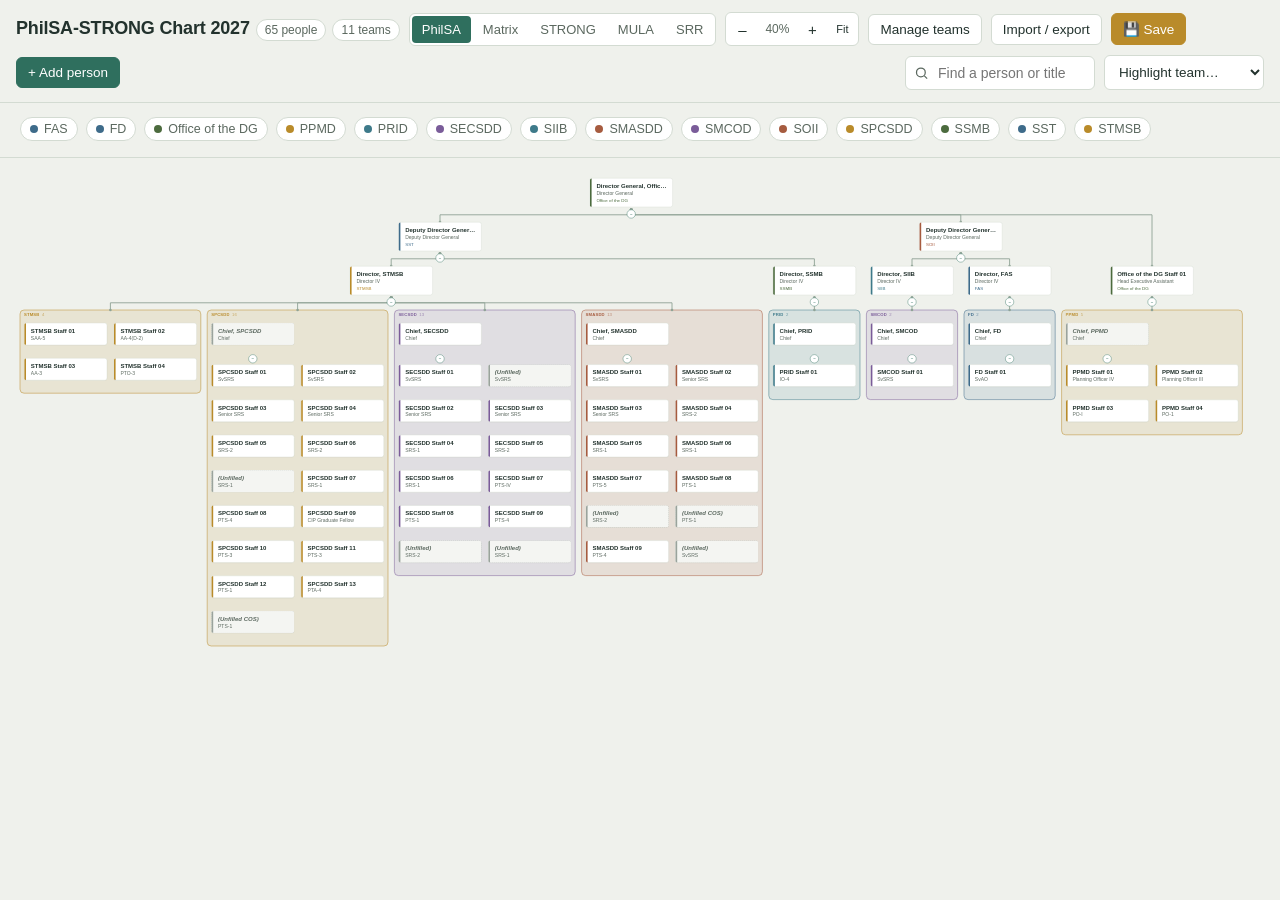
<file: index.html>
<!DOCTYPE html>
<html lang="en">
<head>
<meta charset="UTF-8">
<meta name="viewport" content="width=device-width, initial-scale=1.0">
<title>PhilSA-STRONG Chart 2027</title>
<link rel="stylesheet" href="stmsb-strong-chart-2027.css">
</head>
<body>

<header>
  <div class="brand">
    <h1>PhilSA-STRONG Chart 2027</h1>
    <span class="headcount" id="headcount">0 people</span>
    <span class="headcount" id="teamcount" style="display:none;">0 teams</span>
  </div>
  <div class="view-tabs">
    <button class="view-tab active" data-view="tree">PhilSA</button>
    <button class="view-tab" data-view="matrix">Matrix</button>
    <button class="view-tab" data-view="strongtree">STRONG</button>
    <button class="view-tab" data-view="mulatree">MULA</button>
    <button class="view-tab" data-view="srrtree" title="2026 project — kept separate from the 2027 programs">SRR</button>
  </div>
  <div class="zoom-group" id="zoomGroup">
    <button id="zoomOut" title="Zoom out">–</button>
    <span class="zoom-label" id="zoomLabel">100%</span>
    <button id="zoomIn" title="Zoom in">+</button>
    <button id="zoomFit" title="Fit to screen" style="font-size:11px;">Fit</button>
  </div>
  <button class="btn" id="manageTeamsBtn">Manage teams</button>
  <button class="btn" id="openImport">Import / export</button>
  <button class="btn btn-save" id="saveDownloadBtn" title="Download the current chart as JSON">💾 Save</button>
  <button class="btn btn-primary" id="addPersonBtn">+ Add person</button>
  <div class="spacer"></div>
  <div class="search-wrap">
    <svg viewBox="0 0 24 24" fill="none" stroke="currentColor" stroke-width="2"><circle cx="11" cy="11" r="7"/><line x1="21" y1="21" x2="16.65" y2="16.65"/></svg>
    <input type="text" id="searchInput" placeholder="Find a person or title">
  </div>
  <select id="overlayTeamSelect"><option value="">Highlight team…</option></select>
</header>

<div class="legend" id="legend" style="display:none;"></div>

<div class="viewport" id="viewport">
  <div class="empty-state" id="emptyState">
    <h2>Nothing charted yet</h2>
    <p>Add the first person to start the chart — usually whoever sits at the top — or paste a list of names, titles and managers to build it in one go.</p>
    <div class="empty-actions">
      <button class="btn btn-primary" id="emptyAddBtn">+ Add first person</button>
      <button class="btn" id="emptyImportBtn">Paste a list</button>
    </div>
  </div>
  <div class="stage-spacer" id="stageSpacer" style="display:none;">
    <div class="stage" id="stage">
      <svg class="connectors" id="connectors"></svg>
      <div id="cardsLayer"></div>
    </div>
  </div>
</div>

<div class="matrix-wrap" id="matrixWrap"></div>

<div class="strong-tree-wrap" id="strongTreeWrap" style="display:none;"></div>

<div class="strong-tree-wrap" id="mulaTreeWrap" style="display:none;"></div>

<div class="strong-tree-wrap" id="srrTreeWrap" style="display:none;"></div>

<div class="overlay" id="overlay"></div>

<!-- Person drawer -->
<div class="drawer" id="drawer">
  <div class="drawer-head">
    <h3 id="drawerTitle">Add person</h3>
    <button class="drawer-close" id="drawerClose" aria-label="Close">×</button>
  </div>
  <div class="drawer-body">
    <div class="field">
      <label for="nameInput">Name</label>
      <input type="text" id="nameInput" placeholder="e.g. Jordan Reyes">
      <div class="field-error" id="nameError" style="display:none;">Enter a name to continue.</div>
    </div>
    <div class="field">
      <label for="titleInput">Title</label>
      <input type="text" id="titleInput" placeholder="e.g. Systems Engineer">
    </div>
    <div class="field">
      <label for="deptInput">Home department or function (optional)</label>
      <div class="dept-row">
        <span class="dept-dot" id="deptDot"></span>
        <input type="text" id="deptInput" placeholder="e.g. Engineering" list="deptList">
      </div>
      <datalist id="deptList"></datalist>
    </div>
    <div class="field">
      <label for="managerInput">Reports to (admin line)</label>
      <select id="managerInput"></select>
    </div>
    <div class="reports-note" id="reportsNote" style="display:none;"></div>
    <label class="vacant-check"><input type="checkbox" id="vacantInput"> This position is currently unfilled (shows gray on the chart)</label>
    <hr class="divider">
    <div class="field">
      <label>Cross-functional teams</label>
      <div id="personTeamsList"></div>
      <div class="alloc-total" id="allocTotalNote" style="display:none;"></div>
    </div>
    <div class="delete-confirm" id="deleteConfirm" style="display:none;">
      <span id="deleteConfirmText"></span>
      <div class="row">
        <button class="btn" id="deleteCancel">Cancel</button>
        <button class="btn" id="deleteConfirmBtn" style="background:var(--danger); color:#fff; border-color:var(--danger);">Yes, remove</button>
      </div>
    </div>
  </div>
  <div class="drawer-foot">
    <button class="btn btn-primary" id="saveBtn">Save</button>
    <button class="btn" id="cancelBtn">Cancel</button>
    <div style="flex:1;"></div>
    <button class="btn" id="deleteBtn" style="display:none; color:var(--danger); border-color:#E3B7AA;">Remove</button>
  </div>
</div>

<!-- Teams management modal -->
<div class="modal" id="teamsModal">
  <div class="modal-head">
    <h3>Teams</h3>
    <button class="drawer-close" id="teamsModalClose" aria-label="Close">×</button>
  </div>
  <div class="modal-body">
    <div>
      <h4>Existing teams</h4>
      <div id="teamsList"></div>
    </div>
    <hr class="divider">
    <div>
      <h4 id="teamFormTitle">Add a team</h4>
      <div class="field" style="margin-bottom:10px;"><label>Name</label><input id="teamNameInput" type="text" placeholder="e.g. Rebuild taskforce"></div>
      <div class="field" style="margin-bottom:10px;"><label>Lead(s)</label><div id="teamLeadInput" class="lead-picker-list"></div><p class="hint" style="margin:6px 0 0;">Check everyone who leads this team — a team can have more than one lead (co-leadership).</p></div>
      <div class="field" style="margin-bottom:10px;"><label>Subproject of (optional)</label><select id="teamParentInput"></select><p class="hint" style="margin:6px 0 0;">A subproject's allocation is a slice of its parent's — someone at 80% on the parent and 70% on this subproject is 70% of that 80%, not 80% + 70%. Subprojects don't add to the overall-capacity total.</p></div>
      <div class="field" style="margin-bottom:10px;"><label>Purpose (optional)</label><input id="teamPurposeInput" type="text" placeholder="What this team exists to do"></div>
      <label class="vacant-check" style="margin-bottom:10px;"><input type="checkbox" id="teamSeparateInput"> Separate 2026 project — not counted with the 2027 programs (left out of allocation totals and the STRONG tab)</label>
      <div style="display:flex; gap:8px;">
        <button class="btn btn-primary" id="saveTeamBtn">Save team</button>
        <button class="btn" id="cancelTeamEditBtn" style="display:none;">Cancel edit</button>
      </div>
    </div>
  </div>
</div>

<!-- Import / export modal -->
<div class="modal" id="importModal">
  <div class="modal-head">
    <h3>Import / export</h3>
    <button class="drawer-close" id="modalClose" aria-label="Close">×</button>
  </div>
  <div class="modal-body">
    <div>
      <h4>Upload a JSON file</h4>
      <p class="hint">Upload a file exported from here (people and teams together) to add or update from it. People and teams are matched by ID, so uploading a file you exported earlier updates existing entries instead of duplicating them.</p>
      <input type="file" id="jsonFileInput" accept="application/json,.json" style="display:none;">
      <button class="btn" id="jsonUploadBtn">Choose file…</button>
      <span class="import-status" id="jsonUploadStatus"></span>
    </div>
    <hr class="divider">
    <div>
      <h4>Add people from a pasted list</h4>
      <p class="hint">One person per line: <strong>Name, Title, Manager's name</strong>. Leave the manager blank for someone at the top. This only sets up the reporting line — add team memberships afterward from each person's card.</p>
      <textarea id="importText" placeholder="Alex Rivera, Chief Engineer,&#10;Sam Cruz, Deputy Chief, Alex Rivera&#10;Jamie Lee, Power Systems Lead, Sam Cruz"></textarea>
      <div style="margin-top:8px;"><button class="btn btn-primary" id="runImport">Add these people</button><span class="import-status" id="importStatus"></span></div>
    </div>
    <hr class="divider">
    <div>
      <h4>Export current chart</h4>
      <p class="hint">Includes people, reporting lines, and teams. Copy this or download it to back up or share the chart.</p>
      <textarea id="exportText" readonly></textarea>
      <div style="margin-top:8px; display:flex; gap:8px;">
        <button class="btn" id="copyExport">Copy</button>
        <button class="btn" id="downloadExport">Download .json</button>
      </div>
    </div>
  </div>
</div>

<script src="stmsb-strong-chart-2027.js"></script>
</body>
</html>
</file>
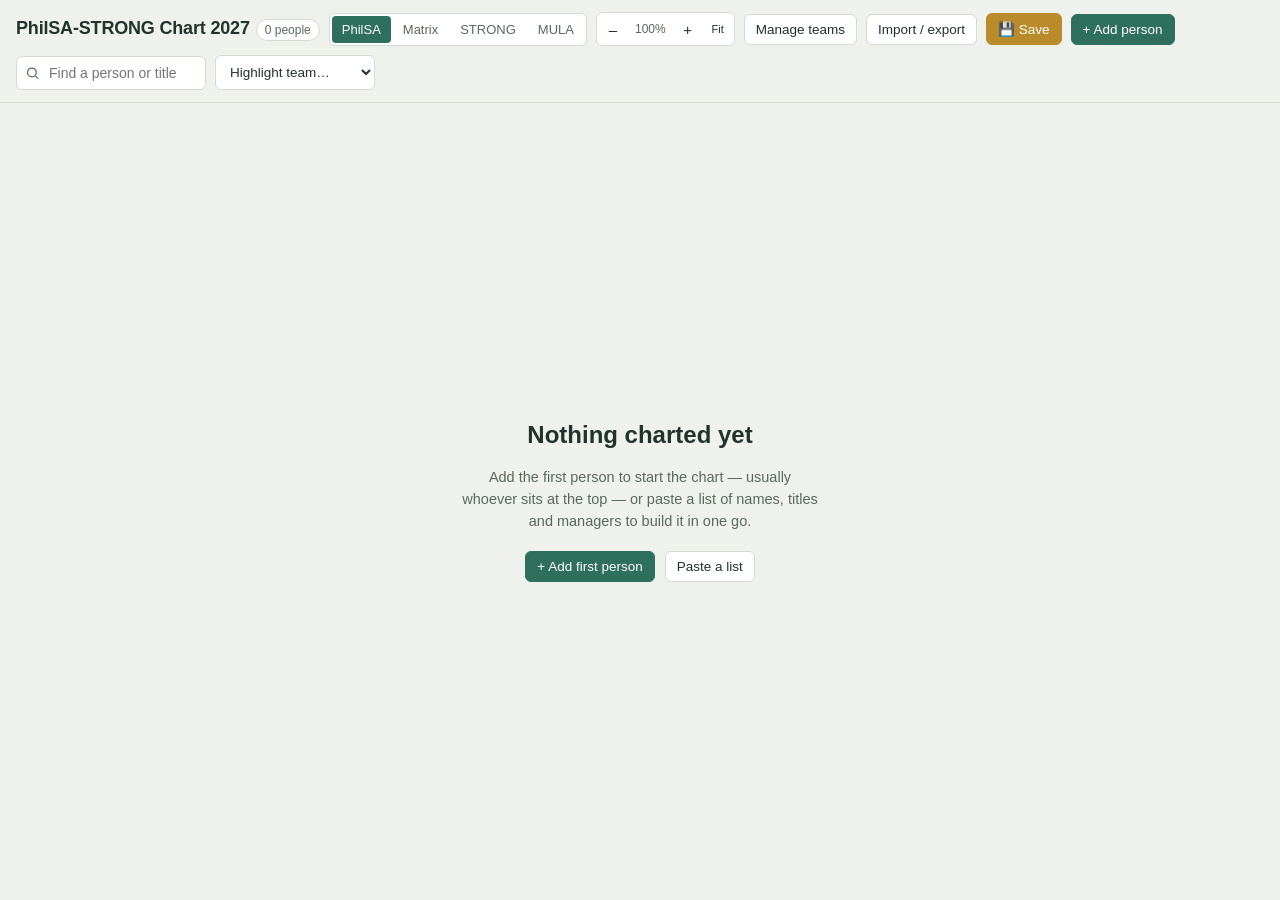
<file: stmsb-strong-chart-2027.html>
<!DOCTYPE html>
<html lang="en">
<head>
<meta charset="UTF-8">
<meta name="viewport" content="width=device-width, initial-scale=1.0">
<title>PhilSA-STRONG Chart 2027</title>
<link rel="stylesheet" href="stmsb-strong-chart-2027.css">
</head>
<body>

<header>
  <div class="brand">
    <h1>PhilSA-STRONG Chart 2027</h1>
    <span class="headcount" id="headcount">0 people</span>
    <span class="headcount" id="teamcount" style="display:none;">0 teams</span>
  </div>
  <div class="view-tabs">
    <button class="view-tab active" data-view="tree">PhilSA</button>
    <button class="view-tab" data-view="matrix">Matrix</button>
    <button class="view-tab" data-view="strongtree">STRONG</button>
    <button class="view-tab" data-view="mulatree">MULA</button>
  </div>
  <div class="zoom-group" id="zoomGroup">
    <button id="zoomOut" title="Zoom out">–</button>
    <span class="zoom-label" id="zoomLabel">100%</span>
    <button id="zoomIn" title="Zoom in">+</button>
    <button id="zoomFit" title="Fit to screen" style="font-size:11px;">Fit</button>
  </div>
  <button class="btn" id="manageTeamsBtn">Manage teams</button>
  <button class="btn" id="openImport">Import / export</button>
  <button class="btn btn-save" id="saveDownloadBtn" title="Download the current chart as JSON">💾 Save</button>
  <button class="btn btn-primary" id="addPersonBtn">+ Add person</button>
  <div class="spacer"></div>
  <div class="search-wrap">
    <svg viewBox="0 0 24 24" fill="none" stroke="currentColor" stroke-width="2"><circle cx="11" cy="11" r="7"/><line x1="21" y1="21" x2="16.65" y2="16.65"/></svg>
    <input type="text" id="searchInput" placeholder="Find a person or title">
  </div>
  <select id="overlayTeamSelect"><option value="">Highlight team…</option></select>
</header>

<div class="legend" id="legend" style="display:none;"></div>

<div class="viewport" id="viewport">
  <div class="empty-state" id="emptyState">
    <h2>Nothing charted yet</h2>
    <p>Add the first person to start the chart — usually whoever sits at the top — or paste a list of names, titles and managers to build it in one go.</p>
    <div class="empty-actions">
      <button class="btn btn-primary" id="emptyAddBtn">+ Add first person</button>
      <button class="btn" id="emptyImportBtn">Paste a list</button>
    </div>
  </div>
  <div class="stage-spacer" id="stageSpacer" style="display:none;">
    <div class="stage" id="stage">
      <svg class="connectors" id="connectors"></svg>
      <div id="cardsLayer"></div>
    </div>
  </div>
</div>

<div class="matrix-wrap" id="matrixWrap"></div>

<div class="strong-tree-wrap" id="strongTreeWrap" style="display:none;"></div>

<div class="strong-tree-wrap" id="mulaTreeWrap" style="display:none;"></div>

<div class="overlay" id="overlay"></div>

<!-- Person drawer -->
<div class="drawer" id="drawer">
  <div class="drawer-head">
    <h3 id="drawerTitle">Add person</h3>
    <button class="drawer-close" id="drawerClose" aria-label="Close">×</button>
  </div>
  <div class="drawer-body">
    <div class="field">
      <label for="nameInput">Name</label>
      <input type="text" id="nameInput" placeholder="e.g. Jordan Reyes">
      <div class="field-error" id="nameError" style="display:none;">Enter a name to continue.</div>
    </div>
    <div class="field">
      <label for="titleInput">Title</label>
      <input type="text" id="titleInput" placeholder="e.g. Systems Engineer">
    </div>
    <div class="field">
      <label for="deptInput">Home department or function (optional)</label>
      <div class="dept-row">
        <span class="dept-dot" id="deptDot"></span>
        <input type="text" id="deptInput" placeholder="e.g. Engineering" list="deptList">
      </div>
      <datalist id="deptList"></datalist>
    </div>
    <div class="field">
      <label for="managerInput">Reports to (admin line)</label>
      <select id="managerInput"></select>
    </div>
    <div class="reports-note" id="reportsNote" style="display:none;"></div>
    <label class="vacant-check"><input type="checkbox" id="vacantInput"> This position is currently unfilled (shows gray on the chart)</label>
    <hr class="divider">
    <div class="field">
      <label>Cross-functional teams</label>
      <div id="personTeamsList"></div>
      <div class="alloc-total" id="allocTotalNote" style="display:none;"></div>
    </div>
    <div class="delete-confirm" id="deleteConfirm" style="display:none;">
      <span id="deleteConfirmText"></span>
      <div class="row">
        <button class="btn" id="deleteCancel">Cancel</button>
        <button class="btn" id="deleteConfirmBtn" style="background:var(--danger); color:#fff; border-color:var(--danger);">Yes, remove</button>
      </div>
    </div>
  </div>
  <div class="drawer-foot">
    <button class="btn btn-primary" id="saveBtn">Save</button>
    <button class="btn" id="cancelBtn">Cancel</button>
    <div style="flex:1;"></div>
    <button class="btn" id="deleteBtn" style="display:none; color:var(--danger); border-color:#E3B7AA;">Remove</button>
  </div>
</div>

<!-- Teams management modal -->
<div class="modal" id="teamsModal">
  <div class="modal-head">
    <h3>Teams</h3>
    <button class="drawer-close" id="teamsModalClose" aria-label="Close">×</button>
  </div>
  <div class="modal-body">
    <div>
      <h4>Existing teams</h4>
      <div id="teamsList"></div>
    </div>
    <hr class="divider">
    <div>
      <h4 id="teamFormTitle">Add a team</h4>
      <div class="field" style="margin-bottom:10px;"><label>Name</label><input id="teamNameInput" type="text" placeholder="e.g. Rebuild taskforce"></div>
      <div class="field" style="margin-bottom:10px;"><label>Lead(s)</label><div id="teamLeadInput" class="lead-picker-list"></div><p class="hint" style="margin:6px 0 0;">Check everyone who leads this team — a team can have more than one lead (co-leadership).</p></div>
      <div class="field" style="margin-bottom:10px;"><label>Subproject of (optional)</label><select id="teamParentInput"></select><p class="hint" style="margin:6px 0 0;">A subproject's allocation is a slice of its parent's — someone at 80% on the parent and 70% on this subproject is 70% of that 80%, not 80% + 70%. Subprojects don't add to the overall-capacity total.</p></div>
      <div class="field" style="margin-bottom:10px;"><label>Purpose (optional)</label><input id="teamPurposeInput" type="text" placeholder="What this team exists to do"></div>
      <div style="display:flex; gap:8px;">
        <button class="btn btn-primary" id="saveTeamBtn">Save team</button>
        <button class="btn" id="cancelTeamEditBtn" style="display:none;">Cancel edit</button>
      </div>
    </div>
  </div>
</div>

<!-- Import / export modal -->
<div class="modal" id="importModal">
  <div class="modal-head">
    <h3>Import / export</h3>
    <button class="drawer-close" id="modalClose" aria-label="Close">×</button>
  </div>
  <div class="modal-body">
    <div>
      <h4>Upload a JSON file</h4>
      <p class="hint">Upload a file exported from here (people and teams together) to add or update from it. People and teams are matched by ID, so uploading a file you exported earlier updates existing entries instead of duplicating them.</p>
      <input type="file" id="jsonFileInput" accept="application/json,.json" style="display:none;">
      <button class="btn" id="jsonUploadBtn">Choose file…</button>
      <span class="import-status" id="jsonUploadStatus"></span>
    </div>
    <hr class="divider">
    <div>
      <h4>Add people from a pasted list</h4>
      <p class="hint">One person per line: <strong>Name, Title, Manager's name</strong>. Leave the manager blank for someone at the top. This only sets up the reporting line — add team memberships afterward from each person's card.</p>
      <textarea id="importText" placeholder="Alex Rivera, Chief Engineer,&#10;Sam Cruz, Deputy Chief, Alex Rivera&#10;Jamie Lee, Power Systems Lead, Sam Cruz"></textarea>
      <div style="margin-top:8px;"><button class="btn btn-primary" id="runImport">Add these people</button><span class="import-status" id="importStatus"></span></div>
    </div>
    <hr class="divider">
    <div>
      <h4>Export current chart</h4>
      <p class="hint">Includes people, reporting lines, and teams. Copy this or download it to back up or share the chart.</p>
      <textarea id="exportText" readonly></textarea>
      <div style="margin-top:8px; display:flex; gap:8px;">
        <button class="btn" id="copyExport">Copy</button>
        <button class="btn" id="downloadExport">Download .json</button>
      </div>
    </div>
  </div>
</div>

<script src="stmsb-strong-chart-2027.js"></script>
</body>
</html>
</file>
<file: stmsb-strong-chart-2027.css>
:root{
  --paper:#EFF1EC;
  --paper-deep:#E6E9E2;
  --ink:#22322D;
  --ink-soft:#5B685F;
  --line:#D3DBD2;
  --card:#FFFFFF;
  --pine:#2F6F5E;
  --pine-dark:#245A4C;
  --gold:#B98B2A;
  --gold-soft:#F1E4C4;
  --danger:#A63A2E;
  --radius:6px;
}
*{box-sizing:border-box;}
html,body{height:100%;}
body{
  margin:0;
  background:var(--paper);
  color:var(--ink);
  font-family:'Helvetica Neue', Helvetica, Arial, sans-serif;
  overflow:hidden;
  display:flex;
  flex-direction:column;
}
button{font-family:inherit;}
::selection{background:var(--gold-soft);}

/* ---------- Header ---------- */
header{
  display:flex;
  align-items:center;
  gap:9px;
  flex-wrap:wrap;
  padding:12px 16px;
  background:var(--paper);
  border-bottom:1px solid var(--line);
  flex-shrink:0;
}
/* Everything in the header holds its size and stays on the top row by
   default — only the search box and the "Highlight team" dropdown (see
   .search-wrap and #overlayTeamSelect below) give up width first, so the
   action buttons on the right never get pushed to a second line before
   those two have already shrunk to their floor. */
header > *{flex-shrink:0;}
.brand{display:flex;align-items:baseline;gap:6px;flex-shrink:0;}
.brand h1{
  font-family:'Helvetica Neue', Helvetica, Arial, sans-serif;
  font-weight:600;
  font-size:18px;
  margin:0;
  letter-spacing:-0.01em;
  white-space:nowrap;
}
.headcount{
  font-size:12px;
  color:var(--ink-soft);
  background:var(--card);
  border:1px solid var(--line);
  padding:3px 8px;
  border-radius:999px;
  white-space:nowrap;
}
.view-tabs{display:flex; gap:2px; background:var(--card); border:1px solid var(--line); border-radius:var(--radius); padding:2px;}
.view-tab{padding:6px 10px; border:none; background:transparent; border-radius:4px; font-size:13px; font-weight:500; cursor:pointer; color:var(--ink-soft); white-space:nowrap;}
.view-tab.active{background:var(--pine); color:#fff;}
.spacer{flex:1 1 0; flex-shrink:1; min-width:0;}
.search-wrap{position:relative; flex:1 1 190px; flex-shrink:1; min-width:90px; max-width:190px;}
.search-wrap input{
  width:100%;
  padding:8px 12px 8px 32px;
  border:1px solid var(--line);
  border-radius:var(--radius);
  background:var(--card);
  font-size:14px;
  color:var(--ink);
  box-sizing:border-box;
}
.search-wrap input:focus{outline:2px solid var(--pine); outline-offset:1px;}
.search-wrap svg{position:absolute; left:9px; top:50%; transform:translateY(-50%); width:15px; height:15px; color:var(--ink-soft);}
select{
  padding:8px 10px;
  border:1px solid var(--line);
  border-radius:var(--radius);
  background:var(--card);
  font-size:13.5px;
  color:var(--ink);
  font-family:inherit;
}
select:focus{outline:2px solid var(--pine); outline-offset:1px;}
#overlayTeamSelect{flex:0 1 auto; min-width:70px; max-width:160px;}
.btn{
  display:inline-flex;
  align-items:center;
  gap:6px;
  padding:7px 11px;
  border-radius:var(--radius);
  border:1px solid var(--line);
  background:var(--card);
  color:var(--ink);
  font-size:13.5px;
  font-weight:500;
  cursor:pointer;
  white-space:nowrap;
}
.btn:hover{border-color:var(--ink-soft);}
.btn:focus-visible{outline:2px solid var(--pine); outline-offset:1px;}
.btn-primary{background:var(--pine); border-color:var(--pine); color:#fff;}
.btn-primary:hover{background:var(--pine-dark); border-color:var(--pine-dark);}
.btn-save{background:var(--gold); border-color:var(--gold); color:#fff;}
.btn-save:hover{background:#A47A22; border-color:#A47A22;}
.btn-quiet{border-color:transparent; background:transparent;}
.btn-quiet:hover{background:var(--paper-deep);}
.zoom-group{display:flex; align-items:center; gap:2px; background:var(--card); border:1px solid var(--line); border-radius:var(--radius); padding:2px;}
.zoom-group button{width:28px; height:28px; border:none; background:transparent; border-radius:4px; cursor:pointer; font-size:15px; color:var(--ink);}
.zoom-group button:hover{background:var(--paper-deep);}
.zoom-label{font-size:12px; color:var(--ink-soft); padding:0 6px; min-width:38px; text-align:center;}

/* ---------- Legend ---------- */
.legend{
  display:flex; gap:10px 8px; flex-wrap:wrap; align-items:center;
  padding:14px 20px 16px 20px;
  background:var(--paper);
  border-bottom:1px solid var(--line);
  flex-shrink:0;
}
.legend-chip{
  display:flex; align-items:center; gap:6px;
  font-size:12.5px; color:var(--ink-soft);
  padding:4px 9px; border-radius:999px; border:1px solid var(--line);
  background:var(--card); cursor:pointer;
}
.legend-chip.dim{opacity:0.4;}
.legend-dot{width:8px; height:8px; border-radius:50%; flex-shrink:0;}

/* ---------- Tree canvas ---------- */
.viewport{
  flex:1;
  position:relative;
  overflow:auto;
  min-height:0;
}
.stage-spacer{position:relative;}
.stage{
  position:absolute; top:0; left:0;
  transform-origin: top left;
}
.card{
  position:absolute;
  width:208px;
  background:var(--card);
  border:1px solid var(--line);
  border-radius:var(--radius);
  display:flex;
  cursor:pointer;
  transition:box-shadow .15s ease, border-color .15s ease, opacity .15s ease;
}
.card:hover{border-color:var(--ink-soft);}
.card:focus-visible{outline:2px solid var(--pine); outline-offset:2px;}
.card.match{border-color:var(--gold); box-shadow:0 0 0 2px var(--gold-soft);}
.card.dim{opacity:0.3;}
.card.vacant{border-style:dashed; border-color:#B7C0B9; background:#F4F5F2;}
.card.vacant .card-name{color:var(--ink-soft); font-style:italic;}
.card-accent{width:4px; border-radius:6px 0 0 6px; flex-shrink:0;}
.card-body{padding:10px 12px; min-width:0; flex:1;}
.card-name{font-family:'Helvetica Neue', Helvetica, Arial, sans-serif; font-weight:600; font-size:15px; line-height:1.2; white-space:nowrap; overflow:hidden; text-overflow:ellipsis;}
.card-title{font-size:12.5px; color:var(--ink-soft); margin-top:2px; white-space:nowrap; overflow:hidden; text-overflow:ellipsis;}
.card-dept{font-size:11px; margin-top:5px; font-weight:500; white-space:nowrap; overflow:hidden; text-overflow:ellipsis;}
.vacant-badge{display:inline-block; font-size:10px; font-weight:600; text-transform:uppercase; letter-spacing:0.03em; color:#8A9188; background:#E4E7E1; border-radius:999px; padding:1px 7px; margin-top:4px;}
.quick-add{
  position:absolute; top:-9px; right:-9px;
  width:22px; height:22px; border-radius:50%;
  background:var(--pine); color:#fff; border:2px solid var(--paper);
  font-size:14px; line-height:1; cursor:pointer;
  display:none; align-items:center; justify-content:center;
  padding:0;
}
.card:hover .quick-add{display:flex;}
.collapse-toggle{
  position:absolute;
  width:22px; height:22px;
  border-radius:50%;
  background:var(--card);
  border:1px solid var(--pine);
  color:var(--pine);
  font-size:11px;
  font-weight:600;
  display:flex; align-items:center; justify-content:center;
  cursor:pointer;
  left:50%;
  transform:translateX(-50%);
}
.collapse-toggle:hover{background:var(--pine); color:#fff;}

/* ---------- Connectors (reporting lines) ---------- */
svg.connectors{position:absolute; top:0; left:0; overflow:visible;}
.connector-line{
  fill:none;
  stroke:#8FA396;
  stroke-width:2.25;
  transition:stroke .15s ease, stroke-width .15s ease, opacity .15s ease;
}
.connector-line.active{stroke:var(--pine); stroke-width:3;}
.connector-line.faded{opacity:0.22;}
.connector-line.straight{stroke-width:3;} /* a single-file rank chain reads as one bold spine, not a series of thin segments */
.connector-line.straight.active{stroke-width:3.5;}
.connector-dot{
  fill:#8FA396;
  transition:fill .15s ease, opacity .15s ease;
}
.connector-dot.active{fill:var(--pine);}
.connector-dot.faded{opacity:0.22;}
.grid-block-box{fill:rgba(47,111,94,0.05); stroke:#8FA396; stroke-width:1.5; stroke-dasharray:4,3; transition:opacity .15s ease, stroke .15s ease, stroke-width .15s ease;}
.grid-block-box.active{stroke:var(--pine); stroke-width:2;}
.grid-block-box.faded{opacity:0.3;}
.overlay-arc{opacity:0.85;}
.overlay-note{font-size:12px; color:var(--danger);}

/* ---------- Empty state ---------- */
.empty-state{
  position:absolute; top:0; left:0; right:0; bottom:0;
  display:flex; flex-direction:column; align-items:center; justify-content:center;
  gap:18px; text-align:center; padding:20px;
}
.empty-state h2{font-family:'Helvetica Neue', Helvetica, Arial, sans-serif; font-size:24px; font-weight:600; margin:0;}
.empty-state p{color:var(--ink-soft); max-width:360px; margin:0; font-size:14.5px; line-height:1.5;}
.empty-actions{display:flex; gap:10px;}

/* ---------- Matrix ---------- */
.matrix-wrap{
  flex:1;
  overflow:hidden;
  padding:20px;
  display:none;
  min-height:0;
}
/* The actual scrolling happens in this inner element, which has no padding
   of its own. That way the sticky thead's "top:0" always means the true top
   of the scrollport, with no padding gap for it to slide through first —
   that gap was the window in which a stale/ghost frame of a row could
   flash above the header while scrolling. The visual inset from
   matrix-wrap's own padding is unaffected. */
.matrix-scroll{width:100%; height:100%; overflow:auto;}
.matrix-table{border-collapse:separate; border-spacing:0; background:var(--card); min-width:100%;}
.matrix-table th, .matrix-table td{padding:10px 14px; border-bottom:1px solid var(--line); border-right:1px solid var(--line); font-size:13px; text-align:left; white-space:nowrap;}
.matrix-table thead th{background:var(--paper-deep); position:sticky; top:0; z-index:2; font-weight:600;}
.th-sub{font-size:11px; font-weight:400; color:var(--ink-soft); margin-top:2px;}
.th-warn{color:var(--danger);}
.sticky-col{position:sticky; left:0; background:var(--card); z-index:1; min-width:210px;}
thead .sticky-col{z-index:3; background:var(--paper-deep);}
.sticky-col-right{text-align:center; font-weight:600; min-width:80px;}
.matrix-person{display:flex; align-items:center; gap:8px;}
.mp-name{font-family:'Helvetica Neue', Helvetica, Arial, sans-serif; font-weight:600; font-size:13.5px;}
.mp-title{font-size:11.5px; color:var(--ink-soft);}
.matrix-cell{font-size:12.5px;}
.matrix-cell.empty{color:var(--line); text-align:center;}
.mc-alloc{font-size:11px; color:var(--ink-soft); margin-top:2px;}
.alloc-warn{color:var(--danger);}
.matrix-empty-wrap{height:100%; display:flex; align-items:center; justify-content:center;}

/* ---------- STRONG tree (program / subproject breakdown) ---------- */
.strong-tree-wrap{
  flex:1;
  overflow:hidden;
  padding:20px;
  display:none;
  min-height:0;
}
.stx-scroll{width:100%; height:100%; overflow:auto;}
.stx-programs{display:flex; flex-direction:column; gap:44px; min-width:min-content; margin:0 auto;}
.stx-program{display:flex; flex-direction:column; align-items:center;}
/* The subproject/program box itself is a lightly tinted, team-colored
   container (same idea as a canvas section box) — the design language
   inside it, for each person, is the same person-card look used in the
   STMSB tree: a colored accent bar, bold name, muted role line. */
.stx-node{
  border:1.25px solid var(--pine);
  border-radius:10px;
  padding:12px;
  width:252px;
  flex-shrink:0;
}
.stx-root{width:296px;}
.stx-node-head{display:flex; align-items:baseline; justify-content:space-between; gap:8px; flex-wrap:wrap;}
.stx-node-name{font-family:'Helvetica Neue', Helvetica, Arial, sans-serif; font-weight:700; font-size:12px; text-transform:uppercase; letter-spacing:0.04em;}
.stx-node-lead{font-size:11px; color:var(--ink-soft); white-space:nowrap;}
.stx-warn{color:var(--danger);}
.stx-node-purpose{font-size:12px; color:var(--ink-soft); margin-top:5px; line-height:1.4;}
.stx-node-members{margin-top:10px; display:flex; flex-direction:column; gap:7px;}
.stx-empty{font-size:12px; color:var(--ink-soft); font-style:italic;}
.stx-card{
  display:flex;
  background:var(--card);
  border:1px solid var(--line);
  border-radius:var(--radius);
}
.stx-card-accent{width:4px; border-radius:6px 0 0 6px; flex-shrink:0;}
.stx-card-body{padding:8px 10px; min-width:0; flex:1;}
.stx-card-name{font-family:'Helvetica Neue', Helvetica, Arial, sans-serif; font-weight:600; font-size:14px; line-height:1.2; white-space:nowrap; overflow:hidden; text-overflow:ellipsis;}
.stx-card-role{font-size:11.5px; color:var(--ink-soft); margin-top:2px;}
.stx-card-role strong{color:var(--ink); font-weight:700;}
.stx-shared{font-size:10.5px; color:var(--gold); margin-top:3px;}
.stx-trunk{width:2px; height:20px; background:#8FA396;}
.stx-children{
  display:flex; flex-wrap:wrap; justify-content:center; gap:24px;
  border-top:2px solid #8FA396;
  padding-top:20px;
  width:100%;
}
.stx-child-wrap{display:flex; flex-direction:column; align-items:center;}
.stx-branch{width:2px; height:20px; background:#8FA396;}
/* The program's cross-functional staff (see the "Cross-functional staff
   box" checkbox in the person drawer) get pulled out of every team's own
   roster and drawn as one extra box hanging off the same trunk as the
   subprojects, undyed and dashed so it still reads as its own thing. */
.stx-xfn{border-style:dashed; border-color:var(--ink-soft); background:var(--card);}
.stx-xfn-name{color:var(--ink-soft);}

/* ---------- Drawer ---------- */
.overlay{
  position:fixed; inset:0; background:rgba(34,50,45,0.25);
  opacity:0; pointer-events:none; transition:opacity .18s ease;
  z-index:30;
}
.overlay.open{opacity:1; pointer-events:auto;}
.drawer{
  position:fixed; top:0; right:0; bottom:0;
  width:400px; max-width:92vw;
  background:var(--paper);
  border-left:1px solid var(--line);
  transform:translateX(100%);
  transition:transform .2s ease;
  z-index:31;
  display:flex; flex-direction:column;
}
.drawer.open{transform:translateX(0);}
.drawer-head{
  padding:20px; border-bottom:1px solid var(--line);
  display:flex; align-items:center; justify-content:space-between;
}
.drawer-head h3{font-family:'Helvetica Neue', Helvetica, Arial, sans-serif; font-size:19px; font-weight:600; margin:0;}
.drawer-close{background:none; border:none; font-size:20px; cursor:pointer; color:var(--ink-soft); padding:4px;}
.drawer-body{padding:20px; overflow-y:auto; flex:1; display:flex; flex-direction:column; gap:16px;}
.field label{display:block; font-size:13px; font-weight:600; margin-bottom:6px;}
.field input, .field select{
  width:100%; padding:9px 11px; border:1px solid var(--line); border-radius:var(--radius);
  background:var(--card); font-size:14px; color:var(--ink); font-family:inherit;
}
.field input:focus, .field select:focus{outline:2px solid var(--pine); outline-offset:1px;}
.field-error{color:var(--danger); font-size:12.5px; margin-top:5px;}
.dept-row{display:flex; align-items:center; gap:8px;}
.dept-dot{width:11px; height:11px; border-radius:50%; flex-shrink:0; border:1px solid rgba(0,0,0,0.1);}
.drawer-foot{padding:16px 20px; border-top:1px solid var(--line); display:flex; gap:10px; align-items:center;}
.reports-note{font-size:12.5px; color:var(--ink-soft); background:var(--paper-deep); padding:8px 10px; border-radius:var(--radius);}
.vacant-check{display:flex; align-items:center; gap:8px; font-size:13px; color:var(--ink-soft); cursor:pointer;}
.delete-confirm{background:#FBEDE9; border:1px solid #E3B7AA; border-radius:var(--radius); padding:12px; font-size:13.5px; display:flex; flex-direction:column; gap:10px;}
.delete-confirm .row{display:flex; gap:8px;}

/* Team membership rows in person drawer */
.team-row{border:1px solid var(--line); border-radius:var(--radius); padding:9px 11px; margin-bottom:8px; background:var(--card);}
.team-row.subproject{margin-left:20px; border-left:2px solid var(--line);}
.team-sub-label{font-size:10.5px; color:var(--ink-soft); text-transform:uppercase; letter-spacing:0.03em;}
.team-row-check{display:flex; align-items:center; gap:8px; font-size:13.5px; cursor:pointer;}
.team-row-fields{display:flex; gap:6px; margin-top:8px;}
.team-row-fields input, .team-row-fields select{flex:1; padding:6px 8px; font-size:12.5px; border:1px solid var(--line); border-radius:4px; background:var(--paper); font-family:inherit;}
.team-row-xfn{display:flex; align-items:center; gap:6px; font-size:12px; color:var(--ink-soft); margin-top:8px; cursor:pointer;}
.alloc-total{font-size:12.5px; color:var(--ink-soft); margin-top:2px;}
.alloc-warn-text{color:var(--danger); font-weight:600;}

/* Multi-select lead picker in team form — a project can have more than one lead */
.lead-picker-list{max-height:170px; overflow-y:auto; border:1px solid var(--line); border-radius:var(--radius); padding:4px 10px; background:var(--card);}
.lead-picker-row{display:flex; align-items:center; gap:8px; font-size:13px; padding:6px 0; cursor:pointer;}
.lead-picker-row + .lead-picker-row{border-top:1px solid var(--line);}

/* ---------- Modals ---------- */
.modal{
  position:fixed; top:50%; left:50%; transform:translate(-50%,-50%);
  width:600px; max-width:92vw; max-height:84vh;
  background:var(--paper); border:1px solid var(--line); border-radius:8px;
  z-index:31; display:none; flex-direction:column;
}
.modal.open{display:flex;}
.modal-head{padding:18px 20px; border-bottom:1px solid var(--line); display:flex; align-items:center; justify-content:space-between;}
.modal-head h3{font-family:'Helvetica Neue', Helvetica, Arial, sans-serif; font-size:19px; margin:0; font-weight:600;}
.modal-body{padding:20px; overflow-y:auto; display:flex; flex-direction:column; gap:20px;}
.modal-body h4{font-size:13.5px; margin:0 0 8px 0; font-weight:600;}
.modal-body p.hint{font-size:12.5px; color:var(--ink-soft); margin:0 0 8px 0; line-height:1.5;}
textarea{
  width:100%; min-height:110px; padding:10px 12px; border:1px solid var(--line); border-radius:var(--radius);
  background:var(--card); font-size:13px; font-family:ui-monospace, SFMono-Regular, Menlo, monospace; resize:vertical; color:var(--ink);
}
textarea:focus{outline:2px solid var(--pine); outline-offset:1px;}
.import-status{font-size:12.5px; color:var(--pine-dark); display:inline-block; margin-left:8px;}
.divider{border:none; border-top:1px solid var(--line); margin:0;}
.team-list-row{display:flex; align-items:center; gap:10px; padding:9px 0; border-bottom:1px solid var(--line);}
.team-list-row:last-child{border-bottom:none;}
.team-list-row.subproject{margin-left:24px;}
.matrix-table th.subproject-col{font-size:12px;}
.matrix-table th .subproject-of{font-size:10.5px; font-weight:400; color:var(--ink-soft); text-transform:uppercase; letter-spacing:0.02em;}

/* ---------- Section boxes (leaves grouped by shared department) ---------- */
/* A section reads as one office — a labeled box holding a stack of people —
   instead of an anonymous grid, so real bureaus/sections (Legal, Registration,
   a division's own staff roster) look like the office they are. */
.section-box{
  stroke-width:1.25;
  transition:opacity .15s ease, stroke-width .15s ease;
}
.section-box.active{stroke-width:2;}
.section-box.faded{opacity:0.3;}
.section-label{
  position:absolute;
  display:flex; align-items:center; gap:6px;
  height:22px; padding:0 10px;
  font-size:10.5px; font-weight:700; letter-spacing:0.04em; text-transform:uppercase;
  transition:opacity .15s ease;
}
.section-label.faded{opacity:0.3;}
.section-label .lbl-text{overflow:hidden; text-overflow:ellipsis; white-space:nowrap;}
.section-label .lbl-count{font-weight:500; text-transform:none; letter-spacing:0; opacity:0.65; flex-shrink:0;}
.section-add{
  width:16px; height:16px; border-radius:50%; border:1px solid currentColor; background:transparent;
  color:inherit; font-size:11px; line-height:1; cursor:pointer; flex-shrink:0; margin-left:auto;
  display:none; align-items:center; justify-content:center; padding:0;
}
.section-label:hover .section-add{display:flex;}
.card.in-section{box-shadow:0 1px 2px rgba(34,50,45,0.05);}

@media (max-width: 640px){
  .drawer{width:100vw;}
  .search-wrap input{width:130px;}
  header{gap:8px;}
}
@media (prefers-reduced-motion: reduce){
  .drawer, .overlay, .card, .connector-line, .connector-dot, .section-box, .section-label{transition:none;}
}

/* SRR (2026) — a standalone project kept apart from the 2027 programs */
.stx-period-note{font-size:12px; color:var(--ink-soft); text-align:center; margin:0 auto 14px; max-width:520px; line-height:1.45;}
.period-badge{display:inline-block; font-size:10px; font-weight:600; letter-spacing:0.03em; padding:1px 6px; border-radius:999px; border:1px solid var(--line); color:var(--ink-soft); background:var(--card); margin-left:4px; vertical-align:middle; text-transform:none;}
/* SRR tab: the root box lists its people in two columns */
#srrTreeWrap .stx-root{width:580px;}
#srrTreeWrap .stx-root .stx-node-members{display:grid; grid-template-columns:repeat(2, minmax(0, 1fr)); gap:7px;}
/* Leads/sponsors sit on their own row above the rest of a box's roster */
.stx-node-leads{margin-top:10px; display:flex; flex-direction:column; gap:7px;}
.stx-node-leads + .stx-node-members{margin-top:7px;}
/* SRR: lead row centered at one column's width, divided from the two-column roster below */
#srrTreeWrap .stx-root .stx-node-leads{flex-direction:row; flex-wrap:wrap; justify-content:center;}
#srrTreeWrap .stx-root .stx-node-leads .stx-card{flex:0 0 calc(50% - 4px); min-width:0;}
#srrTreeWrap .stx-root .stx-node-leads + .stx-node-members{margin-top:12px; padding-top:12px; border-top:1px dashed rgba(0,0,0,0.18);}
</file>
